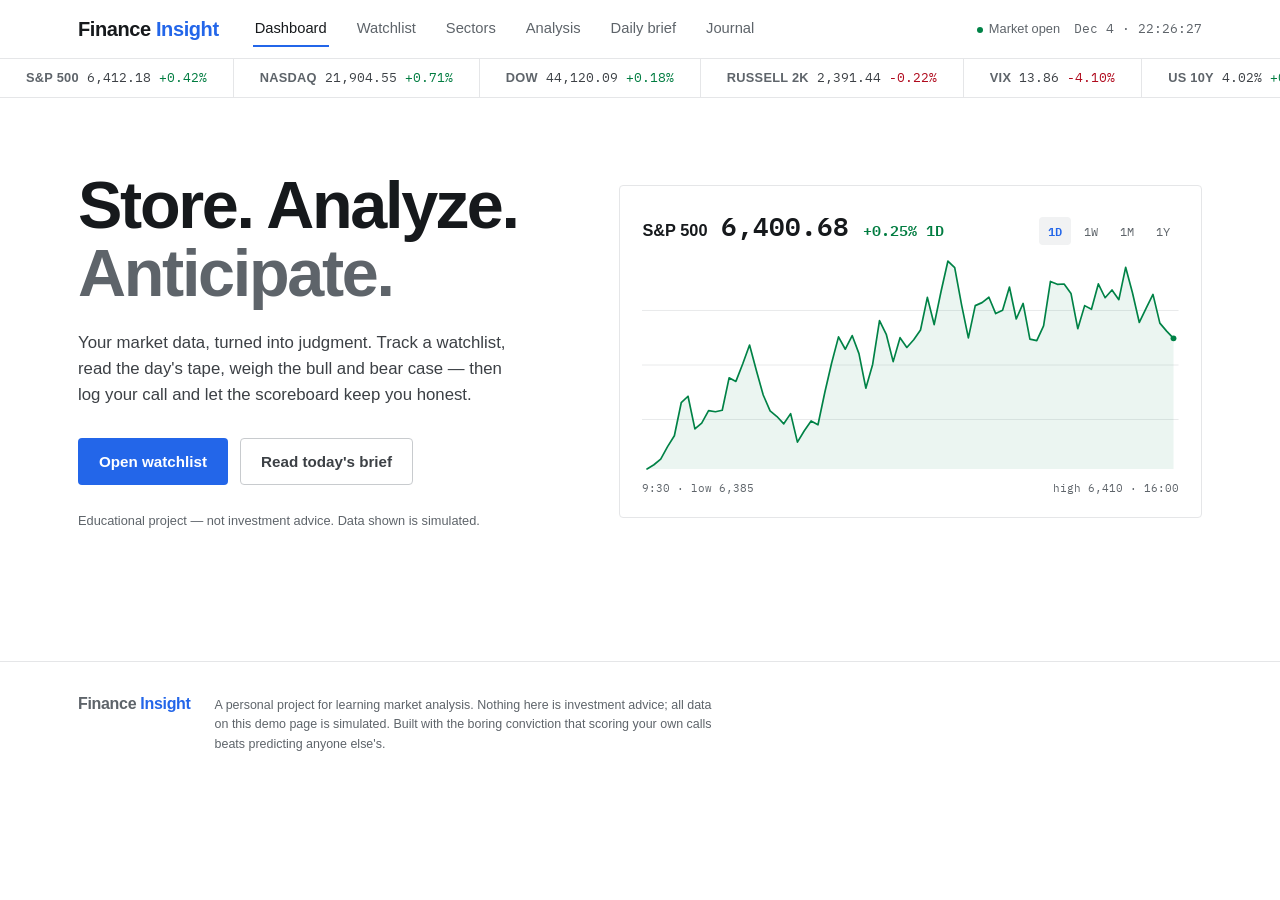
<file: finance-insight-demo.html>
<!DOCTYPE html>
<html lang="en">
<head>
<meta charset="UTF-8">
<meta name="viewport" content="width=device-width, initial-scale=1.0">
<title>Finance Insight — Store, Analyze, Anticipate</title>
<link rel="preconnect" href="https://fonts.googleapis.com">
<link rel="preconnect" href="https://fonts.gstatic.com" crossorigin>
<link href="https://fonts.googleapis.com/css2?family=IBM+Plex+Mono:wght@400;500;600&display=swap" rel="stylesheet">
<style>
  :root{
    --bg:#ffffff;
    --surface:#ffffff;
    --surface-2:#f2f3f5;    --surface-2:oklch(0.96 0.002 250);
    --border:#c9cdd3;       --border:oklch(0.84 0.005 250);
    --border-soft:#e6e8eb;  --border-soft:oklch(0.925 0.003 250);
    --ink:#17191d;          --ink:oklch(0.21 0.008 250);
    --ink-2:#3c414a;        --ink-2:oklch(0.37 0.01 250);
    --muted:#5c636e;        --muted:oklch(0.50 0.012 250);
    --accent:#0f69ff;       --accent:oklch(0.55 0.21 262);
    --accent-hover:#0a54d0; --accent-hover:oklch(0.48 0.20 262);
    --up:#008036;           --up:oklch(0.53 0.14 155);
    --up-ink:#007a34;       --up-ink:oklch(0.51 0.14 155);
    --up-dim:rgba(0,128,54,.08);
    --down:#cf1322;         --down:oklch(0.50 0.19 25);
    --down-ink:#c1121f;     --down-ink:oklch(0.48 0.19 25);
    --down-dim:rgba(207,19,34,.07);
    --amber:#996a00;        --amber:oklch(0.56 0.11 85);
    --sans:'Helvetica Neue',Helvetica,Arial,system-ui,-apple-system,'Segoe UI',sans-serif;
    --mono:'IBM Plex Mono',ui-monospace,'SF Mono',Menlo,monospace;
    --r:4px;
    --z-sticky:100; --z-tooltip:200;
  }
  *{box-sizing:border-box;margin:0;padding:0}
  html{scroll-behavior:smooth}
  body{
    background:var(--bg);color:var(--ink);font-family:var(--sans);
    font-size:15px;line-height:1.55;-webkit-font-smoothing:antialiased;
  }
  a{color:inherit;text-decoration:none}
  .num{font-family:var(--mono);font-variant-numeric:tabular-nums}
  .wrap{max-width:1180px;margin:0 auto;padding:0 28px}

  /* ---------- nav ---------- */
  header{
    position:sticky;top:0;z-index:var(--z-sticky);
    background:color-mix(in oklab,var(--bg) 88%,transparent);
    backdrop-filter:blur(10px);
    border-bottom:1px solid var(--border-soft);
  }
  .nav{display:flex;align-items:center;gap:34px;height:58px}
  .logo{font-weight:800;font-size:1.25rem;letter-spacing:-0.02em}
  .logo b{color:var(--accent)}
  .nav-links{display:flex;gap:26px;font-size:.92rem;color:var(--muted)}
  .nav-links a{padding:6px 2px;border-bottom:2px solid transparent;transition:color .18s ease}
  .nav-links a:hover{color:var(--ink)}
  .nav-links a.active{color:var(--ink);border-bottom-color:var(--accent)}
  .nav-right{margin-left:auto;display:flex;align-items:center;gap:14px;font-size:.8rem;color:var(--muted)}
  .live-dot{width:6px;height:6px;border-radius:50%;background:var(--up);display:inline-block;margin-right:6px}

  /* ---------- tape ---------- */
  .tape{border-bottom:1px solid var(--border-soft);overflow:hidden;background:var(--surface)}
  .tape-track{display:flex;width:max-content;animation:tape 46s linear infinite}
  .tape:hover .tape-track{animation-play-state:paused}
  @keyframes tape{from{transform:translateX(0)}to{transform:translateX(-50%)}}
  .tape-group{display:flex}
  .tape-item{display:flex;align-items:baseline;gap:8px;padding:9px 26px;font-size:.8rem;white-space:nowrap;border-right:1px solid var(--border-soft)}
  .tape-item .sym{color:var(--muted);font-weight:600;letter-spacing:.02em}
  .tape-item .px{color:var(--ink-2)}
  .d-up{color:var(--up-ink)} .d-down{color:var(--down-ink)}

  /* ---------- hero ---------- */
  .hero{display:grid;grid-template-columns:minmax(0,5fr) minmax(0,6fr);gap:56px;align-items:center;padding:74px 0 66px}
  .hero h1{
    font-size:clamp(2.6rem,5.2vw,4.4rem);line-height:1.02;font-weight:800;
    letter-spacing:-0.035em;text-wrap:balance;
  }
  .hero h1 .dim{color:var(--muted)}
  .hero p.lede{margin:22px 0 30px;color:var(--ink-2);font-size:1.05rem;max-width:46ch;text-wrap:pretty}
  .btn-row{display:flex;gap:12px;flex-wrap:wrap}
  .btn{
    display:inline-flex;align-items:center;gap:8px;padding:11px 20px;border-radius:var(--r);
    font-weight:600;font-size:.95rem;border:1px solid transparent;cursor:pointer;
    transition:transform .18s cubic-bezier(.22,1,.36,1),background .18s ease,border-color .18s ease;
  }
  .btn:active{transform:scale(.97)}
  .btn-primary{background:var(--accent);color:#fff}
  .btn-primary:hover{background:var(--accent-hover)}
  .btn-ghost{border-color:var(--border);color:var(--ink-2)}
  .btn-ghost:hover{border-color:var(--muted);color:var(--ink)}
  .hero-note{margin-top:26px;font-size:.8rem;color:var(--muted)}

  /* chart panel */
  .panel{
    background:var(--surface);border:1px solid var(--border-soft);border-radius:var(--r);
    padding:20px 22px;
  }
  .chart-head{display:flex;align-items:baseline;gap:14px;flex-wrap:wrap}
  .chart-head .t{font-weight:700;font-size:1.02rem}
  .chart-head .big{font-size:1.6rem;font-weight:600}
  .chart-head .chg{font-size:.95rem;font-weight:600}
  .tf-row{margin-left:auto;display:flex;gap:4px}
  .tf{
    font-family:var(--mono);font-size:.72rem;color:var(--muted);padding:4px 9px;border-radius:var(--r);
    background:transparent;border:0;cursor:pointer;transition:background .15s ease,color .15s ease;
  }
  .tf:hover{color:var(--ink)}
  .tf.on{background:var(--surface-2);color:var(--accent);font-weight:600}
  #mainChart{width:100%;height:auto;display:block;margin-top:10px}
  .chart-foot{display:flex;justify-content:space-between;font-family:var(--mono);font-size:.68rem;color:var(--muted);margin-top:6px}

  /* ---------- views (one per nav tab) ---------- */
  .view{display:none}
  .view.on{display:block;animation:viewIn .22s cubic-bezier(.22,1,.36,1)}
  @keyframes viewIn{from{opacity:0;transform:translateY(6px)}to{opacity:1;transform:none}}

  /* ---------- sections ---------- */
  section.page{padding:44px 0 10px;min-height:60vh}
  .sec-head{display:flex;align-items:baseline;gap:16px;margin-bottom:18px}
  .sec-head h2{font-size:1.5rem;font-weight:700;letter-spacing:-0.02em}
  .sec-head .rule{flex:1;height:1px;background:var(--border-soft)}
  .sec-head .meta{font-size:.8rem;color:var(--muted);white-space:nowrap}

  /* watchlist table */
  table{width:100%;border-collapse:collapse}
  .watch{background:var(--surface);border:1px solid var(--border-soft);border-radius:var(--r);overflow:hidden}
  .watch th{
    text-align:left;font-size:.72rem;font-weight:600;color:var(--muted);
    padding:12px 18px;border-bottom:1px solid var(--border-soft);letter-spacing:.03em;
  }
  .watch td{padding:13px 18px;border-bottom:1px solid var(--border-soft);vertical-align:middle}
  .watch tr:last-child td{border-bottom:0}
  .watch tbody tr{transition:background .15s ease;cursor:pointer}
  .watch tbody tr:hover{background:var(--surface-2)}
  .tk{font-weight:700} .tk-name{color:var(--muted);font-size:.8rem}
  td.r,th.r{text-align:right}
  .rsi{font-family:var(--mono);font-size:.78rem;color:var(--ink-2)}
  .rsi.hot{color:var(--amber)}
  .sent{display:inline-flex;align-items:center;gap:6px;font-size:.78rem;color:var(--muted)}
  .sent i{width:8px;height:8px;border-radius:50%;display:inline-block}

  /* heatmap */
  .heat{display:grid;grid-template-columns:repeat(auto-fit,minmax(150px,1fr));gap:8px}
  .tile{
    border-radius:var(--r);padding:14px 14px 12px;min-height:86px;display:flex;flex-direction:column;justify-content:space-between;
    border:1px solid transparent;transition:transform .18s cubic-bezier(.22,1,.36,1),border-color .18s ease;cursor:default;
  }
  .tile:hover{transform:translateY(-2px);border-color:rgba(0,0,0,.25)}
  .tile .s-name{font-size:.8rem;font-weight:600;line-height:1.25}
  .tile .s-pct{font-size:1.05rem;font-weight:600;margin-top:8px}
  .heat-note{margin-top:12px;font-size:.78rem;color:var(--muted)}

  /* analysis */
  .an-tabs{display:flex;gap:6px;margin-bottom:18px}
  .an-tab{
    font-family:var(--mono);font-size:.85rem;font-weight:600;padding:8px 16px;border-radius:var(--r);
    background:transparent;border:1px solid var(--border);color:var(--muted);cursor:pointer;
    transition:all .15s ease;
  }
  .an-tab:hover{color:var(--ink);border-color:var(--muted)}
  .an-tab.on{background:transparent;color:var(--accent);border-color:var(--accent)}
  .an-grid{display:grid;grid-template-columns:1fr 1fr;gap:18px}
  .an-head{grid-column:1/-1;display:flex;align-items:center;gap:18px;flex-wrap:wrap;margin-bottom:2px}
  .an-head .px{font-size:1.35rem;font-weight:600}
  .chips{display:flex;gap:8px;flex-wrap:wrap}
  .chip{
    font-family:var(--mono);font-size:.72rem;padding:5px 10px;border-radius:3px;
    background:var(--surface-2);color:var(--ink-2);border:1px solid var(--border-soft);
  }
  .chip.good{color:var(--up-ink)} .chip.bad{color:var(--down-ink)} .chip.warn{color:var(--amber)}
  .case{background:var(--surface);border:1px solid var(--border-soft);border-radius:var(--r);padding:20px 22px}
  .case h3{font-size:.95rem;font-weight:700;display:flex;align-items:center;gap:9px;margin-bottom:12px}
  .case h3 .arrow{font-family:var(--mono);font-size:1rem}
  .case.bull h3{color:var(--up-ink)} .case.bear h3{color:var(--down-ink)}
  .case ul{list-style:none;display:grid;gap:10px}
  .case li{color:var(--ink-2);font-size:.9rem;padding-left:18px;position:relative;text-wrap:pretty}
  .case li::before{content:'';position:absolute;left:2px;top:.62em;width:6px;height:2px;border-radius:2px}
  .case.bull li::before{background:var(--up)} .case.bear li::before{background:var(--down)}
  .an-note{grid-column:1/-1;font-size:.78rem;color:var(--muted)}

  /* brief */
  .brief-grid{display:grid;grid-template-columns:minmax(0,7fr) minmax(0,4fr);gap:18px;align-items:start}
  .digest{background:var(--surface);border:1px solid var(--border-soft);border-radius:var(--r);padding:22px 24px}
  .digest .stamp{font-family:var(--mono);font-size:.72rem;color:var(--muted);margin-bottom:10px}
  .digest p{color:var(--ink-2);font-size:.95rem;max-width:70ch;text-wrap:pretty}
  .digest p + p{margin-top:10px}
  .newslist{margin-top:18px;border-top:1px solid var(--border-soft)}
  .news{display:flex;gap:14px;align-items:center;padding:12px 2px;border-bottom:1px solid var(--border-soft);transition:background .15s ease}
  .news:hover{background:var(--surface-2)}
  .news:last-child{border-bottom:0}
  .news .dot{flex:none;width:8px;height:8px;border-radius:50%}
  .news .body{min-width:0}
  .news .h{font-size:.92rem;color:var(--ink);font-weight:500}
  .news .src{display:block;font-family:var(--mono);font-size:.7rem;color:var(--muted);margin-top:3px}
  .news .thumb{
    flex:none;margin-left:auto;width:88px;height:56px;border-radius:3px;overflow:hidden;
    background:var(--surface-2);border:1px solid var(--border-soft);
    display:flex;align-items:center;justify-content:center;color:var(--border);
  }
  .news .thumb svg{width:100%;height:100%}
  .cal{background:var(--surface);border:1px solid var(--border-soft);border-radius:var(--r);padding:20px 22px}
  .cal h3{font-size:.95rem;font-weight:700;margin-bottom:14px}
  .cal-row{display:flex;gap:12px;align-items:baseline;padding:9px 0;border-bottom:1px solid var(--border-soft);font-size:.88rem}
  .cal-row:last-child{border-bottom:0}
  .cal-row .d{font-family:var(--mono);font-size:.72rem;color:var(--muted);flex:none;width:58px}
  .cal-row .imp{margin-left:auto;font-family:var(--mono);font-size:.68rem;padding:2px 8px;border-radius:3px}
  .imp.high{background:var(--down-dim);color:var(--down-ink)}
  .imp.med{background:rgba(153,106,0,.10);color:var(--amber)}
  .imp.low{background:var(--surface-2);color:var(--muted)}

  /* journal */
  .jr-top{display:flex;gap:26px;align-items:baseline;margin-bottom:16px;flex-wrap:wrap}
  .jr-score{font-size:1.05rem;color:var(--ink-2)}
  .jr-score b{color:var(--ink);font-size:1.5rem;font-weight:700}
  .jr-bar{flex:1;min-width:180px;height:6px;border-radius:3px;background:var(--surface-2);overflow:hidden;align-self:center}
  .jr-bar i{display:block;height:100%;width:64%;background:var(--accent);border-radius:3px}
  .journal td:first-child{width:52%}
  .thesis{font-size:.92rem}
  .thesis .hz{color:var(--muted);font-size:.78rem}
  .badge{font-family:var(--mono);font-size:.7rem;padding:3px 10px;border-radius:3px;font-weight:600}
  .badge.hit{background:var(--up-dim);color:var(--up-ink)}
  .badge.miss{background:var(--down-dim);color:var(--down-ink)}
  .badge.open{background:var(--surface-2);color:var(--amber)}

  /* desk report */
  .desk-head{display:flex;align-items:center;gap:14px;margin:30px 0 14px;flex-wrap:wrap}
  .desk-head h3{font-size:1.1rem;font-weight:700;letter-spacing:-0.01em}
  .desk-head .meta{font-size:.8rem;color:var(--muted)}
  .desk-head .btn{margin-left:auto;padding:8px 16px;font-size:.85rem}
  .desk{display:grid;gap:10px}
  .role{
    background:var(--surface);border:1px solid var(--border-soft);border-radius:var(--r);
    padding:16px 20px;display:grid;grid-template-columns:160px 1fr;gap:16px;align-items:start;
  }
  .role .rname{font-size:.8rem;font-weight:700;color:var(--muted);line-height:1.4;padding-top:2px}
  .role .rtext{font-size:.9rem;color:var(--ink-2);text-wrap:pretty;max-width:75ch}
  .role.pm{border-color:var(--border);background:var(--surface-2)}
  .role.pm .rtext{color:var(--ink)}
  .pm-line{display:flex;gap:10px;align-items:center;flex-wrap:wrap;margin-bottom:8px}
  .rating{font-family:var(--mono);font-size:.75rem;font-weight:600;padding:4px 12px;border-radius:3px}
  .rating.over{background:var(--up-dim);color:var(--up-ink)}
  .rating.neutral{background:rgba(153,106,0,.10);color:var(--amber)}
  .rating.market{background:var(--surface);color:var(--ink-2);border:1px solid var(--border)}
  .pm-hz{font-family:var(--mono);font-size:.72rem;color:var(--muted)}
  .desk-empty{
    border:1px dashed var(--border);border-radius:var(--r);padding:26px;text-align:center;
    color:var(--muted);font-size:.88rem;
  }
  .skel{display:grid;gap:10px}
  .skel i{display:block;height:58px;border-radius:var(--r);background:linear-gradient(100deg,var(--surface) 40%,var(--surface-2) 50%,var(--surface) 60%);background-size:200% 100%;animation:shimmer 1.1s linear infinite}
  @keyframes shimmer{to{background-position:-200% 0}}

  /* scorecard */
  .score-row{display:grid;grid-template-columns:1fr 120px 90px;gap:14px;align-items:center;padding:11px 0;border-bottom:1px solid var(--border-soft)}
  .score-row:last-of-type{border-bottom:0}
  .score-row .dim{font-size:.9rem}
  .score-row .dim small{display:block;color:var(--muted);font-size:.75rem}
  .score-row .ai{font-family:var(--mono);font-size:.8rem;color:var(--muted);text-align:right}
  .score-row select{
    background:var(--surface);color:var(--ink);border:1px solid var(--border);border-radius:var(--r);
    padding:6px 10px;font-family:var(--mono);font-size:.85rem;width:100%;cursor:pointer;
  }
  .score-total{display:flex;gap:22px;align-items:baseline;padding-top:14px;flex-wrap:wrap}
  .score-total b{font-size:1.4rem;font-family:var(--mono)}
  .score-total .ai-t{color:var(--muted);font-size:.85rem}

  /* you vs agent */
  .vs{display:grid;grid-template-columns:repeat(3,1fr);gap:10px;margin-bottom:22px}
  .vs .v{background:var(--surface);border:1px solid var(--border-soft);border-radius:var(--r);padding:16px 18px}
  .vs .v.lead{border-color:var(--accent);}
  .vs .who{font-size:.8rem;font-weight:600;color:var(--muted)}
  .vs .ret{font-size:1.5rem;font-weight:700;font-family:var(--mono);margin-top:4px}
  .vs .sub{font-size:.72rem;color:var(--muted);margin-top:2px}
  .jr-sub{font-size:1.02rem;font-weight:700;margin:26px 0 12px}

  /* trade-out menu */
  .trade-btn{
    font-size:.78rem;font-weight:600;color:var(--ink-2);background:transparent;
    border:1px solid var(--border);border-radius:var(--r);padding:5px 11px;cursor:pointer;
    transition:border-color .15s ease,color .15s ease;white-space:nowrap;
  }
  .trade-btn:hover{border-color:var(--muted);color:var(--ink)}
  .trade-menu{
    position:fixed;z-index:var(--z-tooltip);min-width:230px;
    background:var(--surface);border:1px solid var(--border);border-radius:var(--r);
    box-shadow:0 6px 20px rgba(0,0,0,.14);padding:6px;display:none;
  }
  .trade-menu.on{display:block;animation:viewIn .16s cubic-bezier(.22,1,.36,1)}
  .trade-menu a{
    display:flex;align-items:baseline;gap:8px;padding:9px 12px;border-radius:3px;
    font-size:.88rem;color:var(--ink);transition:background .13s ease;
  }
  .trade-menu a:hover{background:var(--surface-2)}
  .trade-menu a .ext{margin-left:auto;font-family:var(--mono);font-size:.7rem;color:var(--muted)}
  .trade-menu .tm-note{
    padding:8px 12px 6px;font-size:.68rem;color:var(--muted);border-top:1px solid var(--border-soft);
    margin-top:4px;max-width:24ch;line-height:1.4;
  }

  /* footer */
  footer{margin-top:64px;border-top:1px solid var(--border-soft);padding:30px 0 44px}
  .foot{display:flex;gap:24px;align-items:baseline;flex-wrap:wrap;color:var(--muted);font-size:.78rem}
  .foot .logo{font-size:1rem}
  .foot p{max-width:72ch}

  @media (max-width:900px){
    .hero{grid-template-columns:1fr;gap:34px;padding:48px 0 40px}
    .an-grid,.brief-grid{grid-template-columns:1fr}
    .nav-links{display:none}
    .role{grid-template-columns:1fr;gap:6px}
    .vs{grid-template-columns:1fr}
    .score-row{grid-template-columns:1fr 70px 84px;gap:10px}
  }
  @media (prefers-reduced-motion:reduce){
    *,*::before,*::after{animation-duration:.001s!important;transition-duration:.001s!important}
    .tape-track{animation:none;transform:none}
    html{scroll-behavior:auto}
  }
</style>
</head>
<body>

<header>
  <div class="wrap nav">
    <a class="logo" href="#/dashboard">Finance <b>Insight</b></a>
    <nav class="nav-links">
      <a data-route="dashboard" href="#/dashboard">Dashboard</a>
      <a data-route="watchlist" href="#/watchlist">Watchlist</a>
      <a data-route="sectors" href="#/sectors">Sectors</a>
      <a data-route="analysis" href="#/analysis">Analysis</a>
      <a data-route="brief" href="#/brief">Daily brief</a>
      <a data-route="journal" href="#/journal">Journal</a>
    </nav>
    <div class="nav-right">
      <span><span class="live-dot"></span>Market open</span>
      <span class="num" id="clock">—</span>
    </div>
  </div>
</header>

<div class="tape" aria-label="Market tape">
  <div class="tape-track">
    <div class="tape-group" id="tapeA"></div>
    <div class="tape-group" id="tapeB" aria-hidden="true"></div>
  </div>
</div>

<main class="wrap">

  <!-- DASHBOARD -->
  <section class="view" id="v-dashboard">
  <div class="hero">
    <div>
      <h1>Store. Analyze.<br><span class="dim">Anticipate.</span></h1>
      <p class="lede">Your market data, turned into judgment. Track a watchlist, read the day's tape,
        weigh the bull and bear case — then log your call and let the scoreboard keep you honest.</p>
      <div class="btn-row">
        <a class="btn btn-primary" href="#/watchlist">Open watchlist</a>
        <a class="btn btn-ghost" href="#/brief">Read today's brief</a>
      </div>
      <div class="hero-note">Educational project — not investment advice. Data shown is simulated.</div>
    </div>

    <div class="panel">
      <div class="chart-head">
        <span class="t">S&amp;P 500</span>
        <span class="big num" id="spxBig">—</span>
        <span class="chg num" id="spxChg">—</span>
        <div class="tf-row" role="tablist" aria-label="Timeframe">
          <button class="tf on" data-tf="1D">1D</button>
          <button class="tf" data-tf="1W">1W</button>
          <button class="tf" data-tf="1M">1M</button>
          <button class="tf" data-tf="1Y">1Y</button>
        </div>
      </div>
      <svg id="mainChart" viewBox="0 0 640 260" preserveAspectRatio="none" role="img" aria-label="S&P 500 chart"></svg>
      <div class="chart-foot"><span id="chartLo">—</span><span id="chartHi">—</span></div>
    </div>
  </div>
  </section>

  <!-- WATCHLIST -->
  <section class="view page" id="v-watchlist">
    <div class="sec-head">
      <h2>Watchlist</h2>
      <div class="rule"></div>
      <span class="meta">6 symbols · updated <span class="num">16:00 ET</span></span>
    </div>
    <div class="watch">
      <table>
        <thead>
          <tr>
            <th>Symbol</th><th>Last 30 sessions</th>
            <th class="r">Price</th><th class="r">1D</th><th class="r">1M</th>
            <th class="r">RSI(14)</th><th class="r">News sentiment</th><th class="r"></th>
          </tr>
        </thead>
        <tbody id="watchBody"></tbody>
      </table>
    </div>
  </section>

  <!-- SECTORS -->
  <section class="view page" id="v-sectors">
    <div class="sec-head">
      <h2>Sector momentum</h2>
      <div class="rule"></div>
      <span class="meta">1-month relative move vs S&amp;P 500</span>
    </div>
    <div class="heat" id="heat"></div>
    <div class="heat-note">Reading: leadership rotating toward semiconductors and industrials; defensives lagging — a risk-on tape.</div>
  </section>

  <!-- ANALYSIS -->
  <section class="view page" id="v-analysis">
    <div class="sec-head">
      <h2>Featured analysis</h2>
      <div class="rule"></div>
      <span class="meta">bull &amp; bear, side by side</span>
    </div>
    <div class="an-tabs" id="anTabs"></div>
    <div class="an-grid">
      <div class="an-head">
        <span class="px num" id="anPx">—</span>
        <div class="chips" id="anChips"></div>
        <button class="trade-btn" id="anTrade" data-ticker="NVDA" style="margin-left:auto">Trade on… ↗</button>
      </div>
      <div class="case bull"><h3><span class="arrow">▲</span> The bull case</h3><ul id="bullList"></ul></div>
      <div class="case bear"><h3><span class="arrow">▼</span> The bear case</h3><ul id="bearList"></ul></div>
      <div class="an-note">Cases are assembled from indicator readings and tagged headlines — arguments to weigh, not recommendations.</div>
    </div>

    <div class="desk-head">
      <h3>AI research desk</h3>
      <span class="meta">five roles, one verdict — built from verified indicator data</span>
      <button class="btn btn-primary" id="deskBtn">Generate desk report</button>
    </div>
    <div id="deskBody"></div>

    <div class="desk-head">
      <h3>Quality scorecard</h3>
      <span class="meta">score it yourself — AI suggestion shown for comparison</span>
    </div>
    <div class="panel" id="scoreBody"></div>
  </section>

  <!-- BRIEF -->
  <section class="view page" id="v-brief">
    <div class="sec-head">
      <h2>Today's brief</h2>
      <div class="rule"></div>
      <span class="meta">auto-generated each morning · 7:00 ET</span>
    </div>
    <div class="brief-grid">
      <div class="digest">
        <div class="stamp">MONDAY · JUL 6, 2026 · PRE-MARKET</div>
        <p>Futures point modestly higher after Friday's soft-landing payrolls print. Semis extend last
          week's leadership on fresh AI capex guidance, while crude's 2% slide takes pressure off
          transports. The 10-year sits at 4.02% ahead of Thursday's CPI — the week's main event.</p>
        <p>On your watchlist: NVDA reports in 16 sessions, TSLA remains below its 50-day, and XLE's
          weakness is starting to test your open energy-rebound call.</p>
        <div class="newslist" id="newsList"></div>
      </div>
      <aside class="cal">
        <h3>Macro calendar</h3>
        <div id="calList"></div>
      </aside>
    </div>
  </section>

  <!-- JOURNAL -->
  <section class="view page" id="v-journal">
    <div class="sec-head">
      <h2>Prediction journal</h2>
      <div class="rule"></div>
      <span class="meta">your calls, scored</span>
    </div>
    <div class="vs">
      <div class="v lead">
        <div class="who">YOU</div>
        <div class="ret d-up">+4.6%</div>
        <div class="sub">paper portfolio · since Jun 1</div>
      </div>
      <div class="v">
        <div class="who">AGENT</div>
        <div class="ret d-up">+3.1%</div>
        <div class="sub">AI paper portfolio · since Jun 1</div>
      </div>
      <div class="v">
        <div class="who">S&amp;P 500</div>
        <div class="ret d-up">+2.4%</div>
        <div class="sub">benchmark · since Jun 1</div>
      </div>
    </div>

    <div class="jr-top">
      <span class="jr-score"><b>7 / 11</b> calls correct</span>
      <div class="jr-bar" role="img" aria-label="64 percent accuracy"><i></i></div>
      <span class="meta" style="color:var(--muted);font-size:.8rem">avg holding period 24 days · best month: May</span>
    </div>
    <div class="jr-sub">Your calls</div>
    <div class="watch journal">
      <table>
        <thead><tr><th>Thesis</th><th>Logged</th><th class="r">Benchmark</th><th class="r">Result</th><th class="r">Status</th></tr></thead>
        <tbody id="jrBody"></tbody>
      </table>
    </div>

    <div class="jr-sub">Agent paper portfolio <span style="color:var(--muted);font-weight:400;font-size:.8rem">— simulated trades, fake cash, real lessons</span></div>
    <div class="watch">
      <table>
        <thead><tr><th>Trade</th><th>Date</th><th class="r">Size</th><th class="r">Fill</th><th class="r">P&amp;L</th></tr></thead>
        <tbody id="agBody"></tbody>
      </table>
    </div>
  </section>

</main>

<footer>
  <div class="wrap foot">
    <span class="logo">Finance <b style="color:var(--accent)">Insight</b></span>
    <p>A personal project for learning market analysis. Nothing here is investment advice; all data on
      this demo page is simulated. Built with the boring conviction that scoring your own calls beats
      predicting anyone else's.</p>
  </div>
</footer>

<script>
/* ---------- seeded rng + walks ---------- */
function mulberry32(a){return function(){a|=0;a=a+0x6D2B79F5|0;let t=Math.imul(a^a>>>15,1|a);t=t+Math.imul(t^t>>>7,61|t)^t;return((t^t>>>14)>>>0)/4294967296}}
function walk(seed,n,start,vol,drift){
  const r=mulberry32(seed),out=[start];let v=start;
  for(let i=1;i<n;i++){v=v*(1+(r()-0.5)*vol+drift);out.push(v)}
  return out;
}
const fmt=(x,d=2)=>x.toLocaleString('en-US',{minimumFractionDigits:d,maximumFractionDigits:d});

/* ---------- tape ---------- */
const tape=[
  ['S&P 500','6,412.18',+0.42],['NASDAQ','21,904.55',+0.71],['DOW','44,120.09',+0.18],
  ['RUSSELL 2K','2,391.44',-0.22],['VIX','13.86',-4.10],['US 10Y','4.02%',+0.7],
  ['WTI CRUDE','67.34',-2.04],['GOLD','2,588.20',+0.31],['EUR/USD','1.0942',+0.12],['BTC','118,240',+1.6]
];
function tapeHTML(){return tape.map(([s,p,c])=>
  `<div class="tape-item"><span class="sym">${s}</span><span class="px num">${p}</span>
   <span class="num ${c>=0?'d-up':'d-down'}">${c>=0?'+':''}${fmt(c,2)}%</span></div>`).join('')}
document.getElementById('tapeA').innerHTML=tapeHTML();
document.getElementById('tapeB').innerHTML=tapeHTML();

/* ---------- clock ---------- */
function tick(){
  const now=new Date();
  document.getElementById('clock').textContent=
    now.toLocaleDateString('en-US',{month:'short',day:'numeric'})+' · '+
    now.toLocaleTimeString('en-US',{hour:'2-digit',minute:'2-digit',second:'2-digit',hour12:false});
}
tick();setInterval(tick,1000);

/* ---------- main chart ---------- */
const TF={ '1D':{seed:11,n:78, vol:0.0016,drift:0.00006,label:['9:30','16:00']},
           '1W':{seed:22,n:65, vol:0.004, drift:0.0004, label:['Mon','Fri']},
           '1M':{seed:33,n:88, vol:0.006, drift:0.0007, label:['Jun 6','Jul 6']},
           '1Y':{seed:44,n:180,vol:0.012, drift:0.0009, label:['Jul ’25','Jul ’26']} };
const svg=document.getElementById('mainChart');
function drawChart(tf){
  const cfg=TF[tf], base=tf==='1D'?6385:tf==='1W'?6320:tf==='1M'?6180:5410;
  const data=walk(cfg.seed,cfg.n,base,cfg.vol,cfg.drift);
  const W=640,H=260,P=6;
  const lo=Math.min(...data),hi=Math.max(...data);
  const X=i=>P+(W-2*P)*i/(data.length-1);
  const Y=v=>H-P-(H-2*P)*(v-lo)/(hi-lo||1);
  let d=`M${X(0)},${Y(data[0])}`;
  data.forEach((v,i)=>{if(i)d+=`L${fmt(X(i),1)},${fmt(Y(v),1)}`});
  const up=data[data.length-1]>=data[0];
  const col=up?'var(--up)':'var(--down)';
  const grid=[0.25,0.5,0.75].map(f=>`<line x1="0" x2="${W}" y1="${H*f}" y2="${H*f}" stroke="var(--border-soft)" stroke-width="1"/>`).join('');
  svg.innerHTML=`${grid}
    <path d="${d}L${W-P},${H-P}L${P},${H-P}Z" fill="${col}" opacity="0.08"/>
    <path d="${d}" fill="none" stroke="${col}" stroke-width="2" stroke-linejoin="round" stroke-linecap="round"/>
    <circle cx="${X(data.length-1)}" cy="${Y(data[data.length-1])}" r="3.5" fill="${col}"/>`;
  const last=data[data.length-1],chg=(last/data[0]-1)*100;
  document.getElementById('spxBig').textContent=fmt(last);
  const chgEl=document.getElementById('spxChg');
  chgEl.textContent=`${chg>=0?'+':''}${fmt(chg)}%  ${tf}`;
  chgEl.className='chg num '+(chg>=0?'d-up':'d-down');
  document.getElementById('chartLo').textContent=cfg.label[0]+'  ·  low '+fmt(lo,0);
  document.getElementById('chartHi').textContent='high '+fmt(hi,0)+'  ·  '+cfg.label[1];
}
document.querySelectorAll('.tf').forEach(b=>b.addEventListener('click',()=>{
  document.querySelectorAll('.tf').forEach(x=>x.classList.remove('on'));
  b.classList.add('on');drawChart(b.dataset.tf);
}));
drawChart('1D');

/* ---------- watchlist ---------- */
const WATCH=[
  {t:'NVDA',n:'NVIDIA',seed:101,px:1183.20,d1:+2.14,m1:+11.8,rsi:66,sent:'Bullish',sc:'var(--up)'},
  {t:'AAPL',n:'Apple', seed:102,px:243.87, d1:+0.34,m1:+2.1, rsi:54,sent:'Neutral',sc:'var(--amber)'},
  {t:'MSFT',n:'Microsoft',seed:103,px:512.40,d1:+0.88,m1:+4.6,rsi:59,sent:'Bullish',sc:'var(--up)'},
  {t:'TSLA',n:'Tesla', seed:104,px:389.65, d1:-1.72,m1:-6.9, rsi:41,sent:'Bearish',sc:'var(--down)'},
  {t:'JPM', n:'JPMorgan',seed:105,px:262.13,d1:+0.12,m1:+3.2,rsi:57,sent:'Neutral',sc:'var(--amber)'},
  {t:'XLE', n:'Energy ETF',seed:106,px:84.02,d1:-1.05,m1:-4.1,rsi:36,sent:'Bearish',sc:'var(--down)'},
];
function spark(seed,upish){
  const data=walk(seed,30,100,0.02,upish?0.0015:-0.0015);
  const lo=Math.min(...data),hi=Math.max(...data);
  const pts=data.map((v,i)=>`${fmt(4+i*(112/29),1)},${fmt(26-22*(v-lo)/(hi-lo||1)+2,1)}`).join(' ');
  const col=data[29]>=data[0]?'var(--up)':'var(--down)';
  return `<svg width="120" height="32" viewBox="0 0 120 32" aria-hidden="true">
    <polyline points="${pts}" fill="none" stroke="${col}" stroke-width="1.6" stroke-linejoin="round"/></svg>`;
}
document.getElementById('watchBody').innerHTML=WATCH.map(w=>`
  <tr>
    <td><span class="tk">${w.t}</span><br><span class="tk-name">${w.n}</span></td>
    <td>${spark(w.seed,w.m1>0)}</td>
    <td class="r num">${fmt(w.px)}</td>
    <td class="r num ${w.d1>=0?'d-up':'d-down'}">${w.d1>=0?'+':''}${fmt(w.d1)}%</td>
    <td class="r num ${w.m1>=0?'d-up':'d-down'}">${w.m1>=0?'+':''}${fmt(w.m1,1)}%</td>
    <td class="r"><span class="rsi ${w.rsi>=65||w.rsi<=35?'hot':''}">${w.rsi}</span></td>
    <td class="r"><span class="sent"><i style="background:${w.sc}"></i>${w.sent}</span></td>
    <td class="r"><button class="trade-btn" data-ticker="${w.t}">Trade ↗</button></td>
  </tr>`).join('');

/* ---------- heatmap ---------- */
const SECTORS=[
  ['Semiconductors',+6.8],['Industrials',+3.1],['Financials',+2.4],['Technology',+2.2],
  ['Comm. Services',+1.5],['Health Care',+0.4],['Materials',-0.3],['Real Estate',-0.9],
  ['Cons. Staples',-1.4],['Utilities',-2.1],['Energy',-4.1]
];
document.getElementById('heat').innerHTML=SECTORS.map(([n,p])=>{
  const a=Math.min(Math.abs(p)/7,1);
  const bg=p>=0?`color-mix(in oklab, var(--up) ${8+a*36}%, var(--surface))`
               :`color-mix(in oklab, var(--down) ${8+a*36}%, var(--surface))`;
  return `<div class="tile" style="background:${bg}" title="${n}: ${p>=0?'+':''}${fmt(p,1)}% vs SPX (1M)">
    <span class="s-name">${n}</span>
    <span class="s-pct num">${p>=0?'+':''}${fmt(p,1)}%</span></div>`;
}).join('');

/* ---------- analysis ---------- */
const AN={
  NVDA:{px:'1,183.20',chips:[['RSI 66','warn'],['MACD +','good'],['50D > 200D','good'],['Earnings in 16d','warn'],['News: bullish','good']],
    bull:['Data-center revenue guided up again; hyperscaler capex intentions rose for a third straight quarter.',
      'Price holding above the 50-day with sector-leading relative strength vs SPX (+6.8% over 1M).',
      'News sentiment on your tagged feed has been net-positive for 9 of the last 10 sessions.'],
    bear:['RSI at 66 approaching overbought; last two times above 70 preceded 8%+ pullbacks.',
      'Valuation leaves no room for a guidance miss — earnings in 16 sessions is a binary event.',
      'Export-control headlines remain an unpriced tail risk on China revenue.']},
  TSLA:{px:'389.65',chips:[['RSI 41','warn'],['MACD −','bad'],['Below 50D','bad'],['Deliveries Jul 2','warn'],['News: bearish','bad']],
    bull:['Sentiment washed out — bearish news flow is often a contrarian setup near support at $380.',
      'Energy storage segment growing 40%+ and increasingly ignored in the sell-side narrative.',
      'Any delivery beat against lowered expectations could force a fast re-rating.'],
    bear:['Trading below the 50-day since early June; each rally has been sold at lower highs.',
      'Margin pressure from price cuts still visible; auto gross margin trend has not inflected.',
      'RSI 41 with negative MACD — momentum offers no support if $380 breaks.']},
  AAPL:{px:'243.87',chips:[['RSI 54','warn'],['MACD flat',''],['At 50D',''],['Buyback active','good'],['News: neutral','warn']],
    bull:['Services mix keeps grinding higher — margin structure improves even in flat hardware years.',
      'Largest buyback in the market quietly shrinks the float every quarter.',
      'Sitting at the 50-day with neutral sentiment: cheap optionality on any AI feature cycle news.'],
    bear:['Revenue growth in low single digits; the multiple prices in acceleration that hasn’t arrived.',
      'China demand remains the swing factor and recent data points are mixed.',
      'Neutral momentum cuts both ways — no technical edge at current levels.']}
};
const tabsEl=document.getElementById('anTabs');
tabsEl.innerHTML=Object.keys(AN).map((t,i)=>`<button class="an-tab ${i?'':'on'}" data-t="${t}">${t}</button>`).join('');
function showAn(t){
  const a=AN[t];
  document.getElementById('anTrade').dataset.ticker=t;
  document.getElementById('anPx').textContent=t+'  $'+a.px;
  document.getElementById('anChips').innerHTML=a.chips.map(([c,k])=>`<span class="chip ${k}">${c}</span>`).join('');
  document.getElementById('bullList').innerHTML=a.bull.map(x=>`<li>${x}</li>`).join('');
  document.getElementById('bearList').innerHTML=a.bear.map(x=>`<li>${x}</li>`).join('');
}
tabsEl.addEventListener('click',e=>{
  const b=e.target.closest('.an-tab');if(!b)return;
  tabsEl.querySelectorAll('.an-tab').forEach(x=>x.classList.remove('on'));
  b.classList.add('on');showAn(b.dataset.t);
});
showAn('NVDA');

/* ---------- AI research desk (simulated output) ---------- */
const DESK={
  NVDA:{roles:[
    ['Technical Analyst','Price 1,183 holds above the 50-day (1,102) with RSI 66 and positive MACD — trend intact but stretched. Figures from the verified indicator snapshot, not model memory.'],
    ['Fundamental Analyst','Data-center revenue guided up for a third straight quarter; hyperscaler capex intentions still rising. Growth premium is real, but priced.'],
    ['Sentiment Analyst','Tagged news feed net-positive 9 of the last 10 sessions; options market leans bullish into the July 22 print.'],
    ['Risk Manager','Earnings in 16 sessions is a binary event. The last two RSI>70 episodes preceded 8%+ pullbacks — position sizing matters more than conviction here.']],
    rating:['over','OVERWEIGHT'],hz:'3–6 months',
    pm:'Structural AI-capex thesis intact. Add on dips toward the 50-day rather than chasing strength; reassess if HBM order data or capex guidance softens.'},
  TSLA:{roles:[
    ['Technical Analyst','Below the 50-day since early June with RSI 41 and negative MACD; rallies sold at lower highs. Support zone 380 is the level that matters.'],
    ['Fundamental Analyst','Auto margins have not inflected; energy storage growing 40%+ but too small to carry the multiple yet.'],
    ['Sentiment Analyst','News flow net-bearish; positioning is washed out — which cuts both ways.'],
    ['Risk Manager','A break of 380 has no momentum support beneath it. Any long here is a defined-risk trade against that level, not a conviction hold.']],
    rating:['neutral','HOLD / NEUTRAL'],hz:'1–3 months',
    pm:'No edge until either 380 breaks or deliveries surprise. Watching, not acting, is a position.'},
  AAPL:{roles:[
    ['Technical Analyst','Sitting on the 50-day with RSI 54 and flat MACD — technically neutral, no setup in either direction.'],
    ['Fundamental Analyst','Services mix keeps improving margin structure; hardware growth low single digits. The buyback quietly does the work.'],
    ['Sentiment Analyst','Coverage tone neutral; China demand headlines are the recurring swing factor.'],
    ['Risk Manager','Low volatility name — the risk is opportunity cost, not drawdown. Cheap optionality on an AI feature cycle.']],
    rating:['market','MARKET-WEIGHT'],hz:'3–6 months',
    pm:'Core holding behavior: hold, reinvest, revisit on any China datapoint or AI-cycle announcement. Not a trading vehicle at current levels.'}
};
const deskBody=document.getElementById('deskBody');
const deskBtn=document.getElementById('deskBtn');
let deskTicker='NVDA';
const deskDone={};
function deskEmpty(){
  deskBody.innerHTML=`<div class="desk-empty">No report generated for ${deskTicker} yet. In the real build this calls the API once per role — technical, fundamental, sentiment, risk — then a portfolio-manager pass writes the verdict.</div>`;
  deskBtn.style.display='';
}
function deskRender(){
  const d=DESK[deskTicker];
  deskBody.innerHTML=`<div class="desk">`+
    d.roles.map(([r,t])=>`<div class="role"><div class="rname">${r}</div><div class="rtext">${t}</div></div>`).join('')+
    `<div class="role pm"><div class="rname">Portfolio Manager</div><div>
      <div class="pm-line"><span class="rating ${d.rating[0]}">${d.rating[1]}</span><span class="pm-hz">horizon: ${d.hz}</span></div>
      <div class="rtext">${d.pm}</div></div></div></div>`;
  deskBtn.style.display='none';
}
deskBtn.addEventListener('click',()=>{
  if(matchMedia('(prefers-reduced-motion: reduce)').matches){deskDone[deskTicker]=1;deskRender();return}
  deskBtn.disabled=true;
  deskBody.innerHTML=`<div class="skel"><i></i><i></i><i></i><i></i><i></i></div>`;
  setTimeout(()=>{deskBtn.disabled=false;deskDone[deskTicker]=1;deskRender()},900);
});

/* ---------- quality scorecard ---------- */
const DIMS=[
  ['Moat','pricing power, switching costs, network effects'],
  ['Business model','how durable is the way it makes money'],
  ['Growth runway','can revenue compound for 5+ years'],
  ['Balance sheet','net cash, debt load, interest cover'],
  ['Management','capital allocation track record'],
  ['Valuation','price vs. what the business earns'],
];
const AI_SCORES={NVDA:[3,3,3,3,2,1],TSLA:[2,2,2,2,2,1],AAPL:[3,3,1,3,3,1]};
const userScores={};
function scoreRender(t){
  const ai=AI_SCORES[t];
  if(!userScores[t]) userScores[t]=[...ai];
  const u=userScores[t];
  document.getElementById('scoreBody').innerHTML=
    DIMS.map(([n,d],i)=>`
      <div class="score-row">
        <div class="dim">${n}<small>${d}</small></div>
        <div class="ai">AI: ${ai[i]}/3</div>
        <select data-i="${i}" aria-label="Your score for ${n}">
          ${[0,1,2,3].map(v=>`<option value="${v}" ${v===u[i]?'selected':''}>${v} / 3</option>`).join('')}
        </select>
      </div>`).join('')+
    `<div class="score-total">
       <span>Your score <b id="scoreYou">${u.reduce((a,b)=>a+b,0)}</b><span style="color:var(--muted)">/18</span></span>
       <span class="ai-t">AI suggestion: ${ai.reduce((a,b)=>a+b,0)}/18 — disagree freely, that's the point</span>
     </div>`;
}
document.getElementById('scoreBody').addEventListener('change',e=>{
  const s=e.target.closest('select');if(!s)return;
  userScores[deskTicker][+s.dataset.i]=+s.value;
  document.getElementById('scoreYou').textContent=userScores[deskTicker].reduce((a,b)=>a+b,0);
});
/* keep desk + scorecard in sync with the active analysis tab */
tabsEl.addEventListener('click',e=>{
  const b=e.target.closest('.an-tab');if(!b)return;
  deskTicker=b.dataset.t;
  deskDone[deskTicker]?deskRender():deskEmpty();
  scoreRender(deskTicker);
});
deskEmpty();scoreRender('NVDA');

/* ---------- news ---------- */
const NEWS=[
  ['pos','Chipmakers extend rally as two hyperscalers raise AI capex guidance','Reuters'],
  ['neg','Crude falls 2% on surprise inventory build; energy sector hits 3-month low','WSJ'],
  ['pos','June payrolls +185k with cooling wage growth — soft-landing odds improve','Bloomberg'],
  ['neu','Fed officials split on September cut ahead of Thursday’s CPI print','FT'],
  ['neg','EV price war deepens as legacy makers announce fresh incentives','CNBC'],
];
const dotCol={pos:'var(--up)',neg:'var(--down)',neu:'var(--amber)'};
/* placeholder thumbnails — the real build pulls each article's og:image */
function newsThumb(seed){
  const r=mulberry32(seed),bars=[];
  for(let i=0;i<7;i++){const h=10+r()*34;bars.push(`<rect x="${8+i*12}" y="${50-h}" width="8" height="${h}" rx="1" fill="currentColor" opacity="${0.35+r()*0.3}"/>`)}
  return `<svg viewBox="0 0 96 60" aria-hidden="true">${bars.join('')}</svg>`;
}
document.getElementById('newsList').innerHTML=NEWS.map(([s,h,src],i)=>
  `<div class="news"><span class="dot" style="background:${dotCol[s]}"></span>
   <div class="body"><span class="h">${h}</span><span class="src">${src} · image from article</span></div>
   <div class="thumb">${newsThumb(500+i)}</div></div>`).join('');

/* ---------- calendar ---------- */
const CAL=[
  ['Jul 9','FOMC minutes','med'],['Jul 10','CPI (June)','high'],['Jul 11','Initial jobless claims','low'],
  ['Jul 14','PPI (June)','med'],['Jul 15','Retail sales','high'],['Jul 22','NVDA earnings','high'],
];
document.getElementById('calList').innerHTML=CAL.map(([d,e,i])=>
  `<div class="cal-row"><span class="d">${d}</span><span>${e}</span>
   <span class="imp ${i}">${i.toUpperCase()}</span></div>`).join('');

/* ---------- journal ---------- */
const JOURNAL=[
  ['Semis outperform SPX over the next month on AI capex momentum','Jun 4','SOXX vs SPX','+5.9% rel','hit'],
  ['TSLA reclaims $420 within six weeks after deliveries','May 28','TSLA','−7.2%','miss'],
  ['Energy rebounds as OPEC+ extends cuts through Q3','Jun 20','XLE','−2.3% so far','open'],
  ['Rate-cut odds rise post-CPI; utilities catch a defensive bid','Jun 11','XLU vs SPX','+1.8% rel','hit'],
  ['Small caps close the gap if 10Y breaks below 4%','Jul 1','IWM vs SPX','+0.4% so far','open'],
];
document.getElementById('jrBody').innerHTML=JOURNAL.map(([th,d,bm,res,st])=>`
  <tr>
    <td class="thesis">${th}<br><span class="hz">horizon: ~1 month</span></td>
    <td class="num" style="color:var(--muted);font-size:.8rem">${d}</td>
    <td class="r num" style="font-size:.85rem;color:var(--ink-2)">${bm}</td>
    <td class="r num ${res.startsWith('+')?'d-up':res.startsWith('−')?'d-down':''}" style="font-size:.85rem">${res}</td>
    <td class="r"><span class="badge ${st}">${st.toUpperCase()}</span></td>
  </tr>`).join('');

/* ---------- agent paper portfolio ---------- */
const AGENT_TRADES=[
  ['NVTS · market buy','Jul 2','$50.00','3.54233 sh @ 14.12','+9.4%','up'],
  ['AAOI · market buy','Jul 2','$50.00','0.43440 sh @ 115.10','−2.1%','down'],
  ['SOXX · market buy','Jun 18','$100.00','0.41520 sh @ 240.85','+4.7%','up'],
  ['XOM · close position','Jun 12','$75.00','exit @ 108.42','−0.8%','down'],
];
document.getElementById('agBody').innerHTML=AGENT_TRADES.map(([t,d,s,f,p,dir])=>`
  <tr>
    <td class="tk" style="font-size:.9rem">${t}</td>
    <td class="num" style="color:var(--muted);font-size:.8rem">${d}</td>
    <td class="r num" style="font-size:.85rem">${s}</td>
    <td class="r num" style="font-size:.8rem;color:var(--muted)">${f}</td>
    <td class="r num d-${dir}" style="font-size:.85rem">${p}</td>
  </tr>`).join('');

/* ---------- trade-out menu ---------- */
const BROKERS=[
  ['Robinhood', t=>`https://robinhood.com/stocks/${t}`],
  ['Yahoo Finance', t=>`https://finance.yahoo.com/quote/${t}`],
  ['TradingView', t=>`https://www.tradingview.com/symbols/${t}/`],
];
const tm=document.createElement('div');
tm.className='trade-menu';
document.body.appendChild(tm);
let tmOpenFor=null;
function openTradeMenu(btn){
  const t=btn.dataset.ticker;
  tm.innerHTML=BROKERS.map(([n,u])=>
    `<a href="${u(t)}" target="_blank" rel="noopener noreferrer">${n} · ${t}<span class="ext">↗</span></a>`).join('')+
    `<div class="tm-note">Links for convenience — not an endorsement or investment advice.</div>`;
  const r=btn.getBoundingClientRect();
  tm.classList.add('on');
  const mw=tm.offsetWidth,mh=tm.offsetHeight;
  let x=Math.min(r.right-mw, innerWidth-mw-8); x=Math.max(8,x);
  let y=r.bottom+6; if(y+mh>innerHeight-8) y=r.top-mh-6;
  tm.style.left=x+'px'; tm.style.top=y+'px';
  tmOpenFor=btn;
}
function closeTradeMenu(){tm.classList.remove('on');tmOpenFor=null}
document.addEventListener('click',e=>{
  const btn=e.target.closest('.trade-btn');
  if(btn){e.stopPropagation();(tmOpenFor===btn)?closeTradeMenu():openTradeMenu(btn);return}
  if(!e.target.closest('.trade-menu'))closeTradeMenu();
});
addEventListener('keydown',e=>{if(e.key==='Escape')closeTradeMenu()});
addEventListener('scroll',closeTradeMenu,{passive:true});
addEventListener('resize',closeTradeMenu);

/* ---------- router: one page per tab ---------- */
const ROUTES=['dashboard','watchlist','sectors','analysis','brief','journal'];
function route(){
  let r=location.hash.replace(/^#\//,'');
  if(!ROUTES.includes(r)) r='dashboard';
  document.querySelectorAll('.view').forEach(v=>v.classList.toggle('on',v.id==='v-'+r));
  document.querySelectorAll('.nav-links a').forEach(a=>a.classList.toggle('active',a.dataset.route===r));
  window.scrollTo(0,0);
  document.title='Finance Insight — '+(r==='dashboard'?'Store, Analyze, Anticipate':r[0].toUpperCase()+r.slice(1));
}
addEventListener('hashchange',route);
route();

/* ---------- hero count-up ---------- */
(function(){
  if(matchMedia('(prefers-reduced-motion: reduce)').matches) return;
  const el=document.getElementById('spxBig'),target=parseFloat(el.textContent.replace(/,/g,''));
  if(!target)return;
  const t0=performance.now(),dur=900;
  (function step(t){
    const p=Math.min((t-t0)/dur,1),e=1-Math.pow(1-p,4);
    el.textContent=fmt(target*(0.985+0.015*e));
    if(p<1)requestAnimationFrame(step);
  })(t0);
})();
</script>
</body>
</html>
</file>
